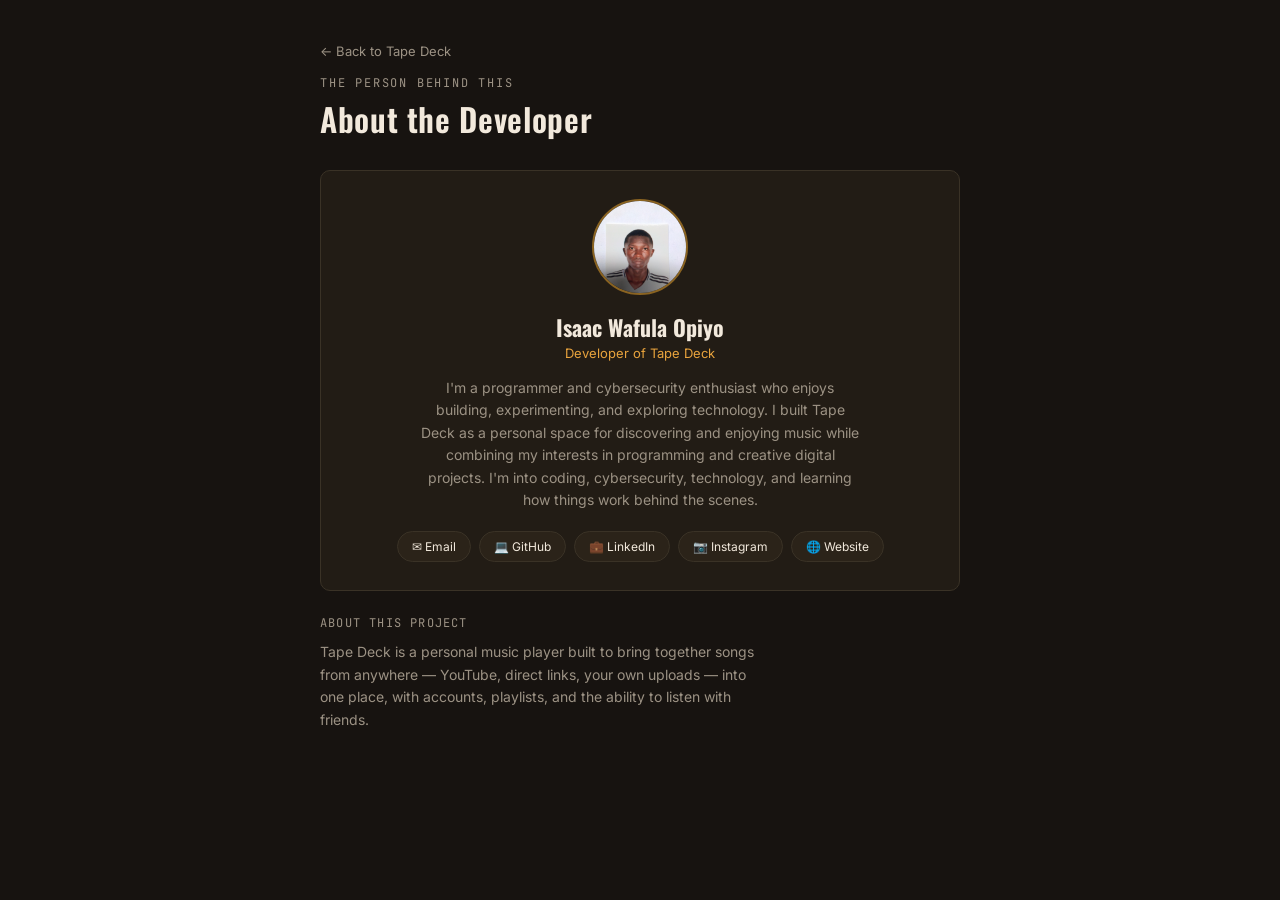
<file: about.html>
<!DOCTYPE html>
<html lang="en">
<head>
<meta charset="UTF-8">
<meta name="viewport" content="width=device-width, initial-scale=1.0">
<meta name="theme-color" content="#171310">
<link rel="manifest" href="manifest.json">
<link rel="icon" href="icons/icon-192.png">
<title>Tape Deck — About the Developer</title>
<link rel="preconnect" href="https://fonts.googleapis.com">
<link href="https://fonts.googleapis.com/css2?family=Oswald:wght@400;500;600&family=Inter:wght@400;500;600&family=JetBrains+Mono:wght@500;700&display=swap" rel="stylesheet">
<link rel="stylesheet" href="style.css">
<style>
  .back-link{
    display:inline-block;color:var(--tan);font-size:13px;text-decoration:none;margin-bottom:1rem;
  }
  .back-link:hover{color:var(--cream);}
  .dev-card{
    background:var(--surface);border:1px solid var(--line);border-radius:10px;
    padding:1.75rem;text-align:center;margin-bottom:1.5rem;
  }
  .dev-photo{
    width:96px;height:96px;border-radius:50%;
    background:var(--surface2);border:2px solid var(--amber-dim);
    margin:0 auto 1rem;display:flex;align-items:center;justify-content:center;
    font-family:'JetBrains Mono',monospace;color:var(--tan);font-size:11px;
    overflow:hidden;
  }
  .dev-photo img{width:100%;height:100%;object-fit:cover;}
  .dev-name{font-family:'Oswald',sans-serif;font-size:22px;color:var(--cream);margin:0 0 2px;}
  .dev-role{font-size:13px;color:var(--amber);margin:0 0 1rem;}
  .dev-bio{font-size:14px;color:var(--tan);line-height:1.6;max-width:440px;margin:0 auto 1.25rem;}
  .dev-links{display:flex;justify-content:center;gap:8px;flex-wrap:wrap;}
  .dev-link{
    display:flex;align-items:center;gap:6px;
    background:var(--surface2);border:1px solid var(--line);border-radius:20px;
    padding:7px 14px;color:var(--cream);font-size:12px;text-decoration:none;
  }
  .dev-link:hover{border-color:var(--amber-dim);color:var(--amber);}

  .fill-note{
    background:var(--surface2);border:1px dashed var(--line);border-radius:8px;
    padding:12px 14px;font-size:12px;color:var(--tan);margin-bottom:1.5rem;
  }
  .fill-note code{color:var(--amber);}
</style>
</head>
<body>
<div class="wrap">
  <a class="back-link" href="index.html">&#8592; Back to Tape Deck</a>
  <p class="eyebrow">The person behind this</p>
  <h1>About the Developer</h1>

 
  <div class="dev-card">
    <!-- EDIT: replace the div below with <img src="your-photo.jpg" alt="Your name"> if you have a photo -->
    <div class="dev-photo" id="devPhoto"><img src="myphoto.jpg" alt="Your name"></div>

    <!-- EDIT: your name -->
    <h2 class="dev-name" id="devName">Isaac Wafula Opiyo</h2>

    <!-- EDIT: your role/title -->
    <p class="dev-role" id="devRole">Developer of Tape Deck</p>

    <!-- EDIT: a short bio, a few sentences about you -->
    <p class="dev-bio" id="devBio">
      I'm a programmer and cybersecurity enthusiast who enjoys building, experimenting, and exploring technology. I built Tape Deck as a personal space for discovering and enjoying music while combining my interests in programming and creative digital projects. I'm into coding, cybersecurity, technology, and learning how things work behind the scenes.

    </p>

    <div class="dev-links">
      <!-- EDIT: fill in the href for each link you want to keep, delete any you don't want -->
      <a class="dev-link" href="mailto:isaacwafulaopiyo@gmail.com">&#9993; Email</a>
      <a class="dev-link" href="#" id="githubLink">&#128187; GitHub</a>
      <a class="dev-link" href="#" id="linkedinLink">&#128188; LinkedIn</a>
      <a class="dev-link" href="#" id="instagramLink">&#128247; Instagram</a>
      <a class="dev-link" href="#" id="websiteLink">&#127760; Website</a>
    </div>
  </div>

  <p class="queue-label">About this project</p>
  <p class="dev-bio" style="margin:0 0 1.5rem;">
    Tape Deck is a personal music player built to bring together songs from anywhere —
    YouTube, direct links, your own uploads — into one place, with accounts, playlists,
    and the ability to listen with friends.
  </p>
</div>
</body>
</html>
</file>
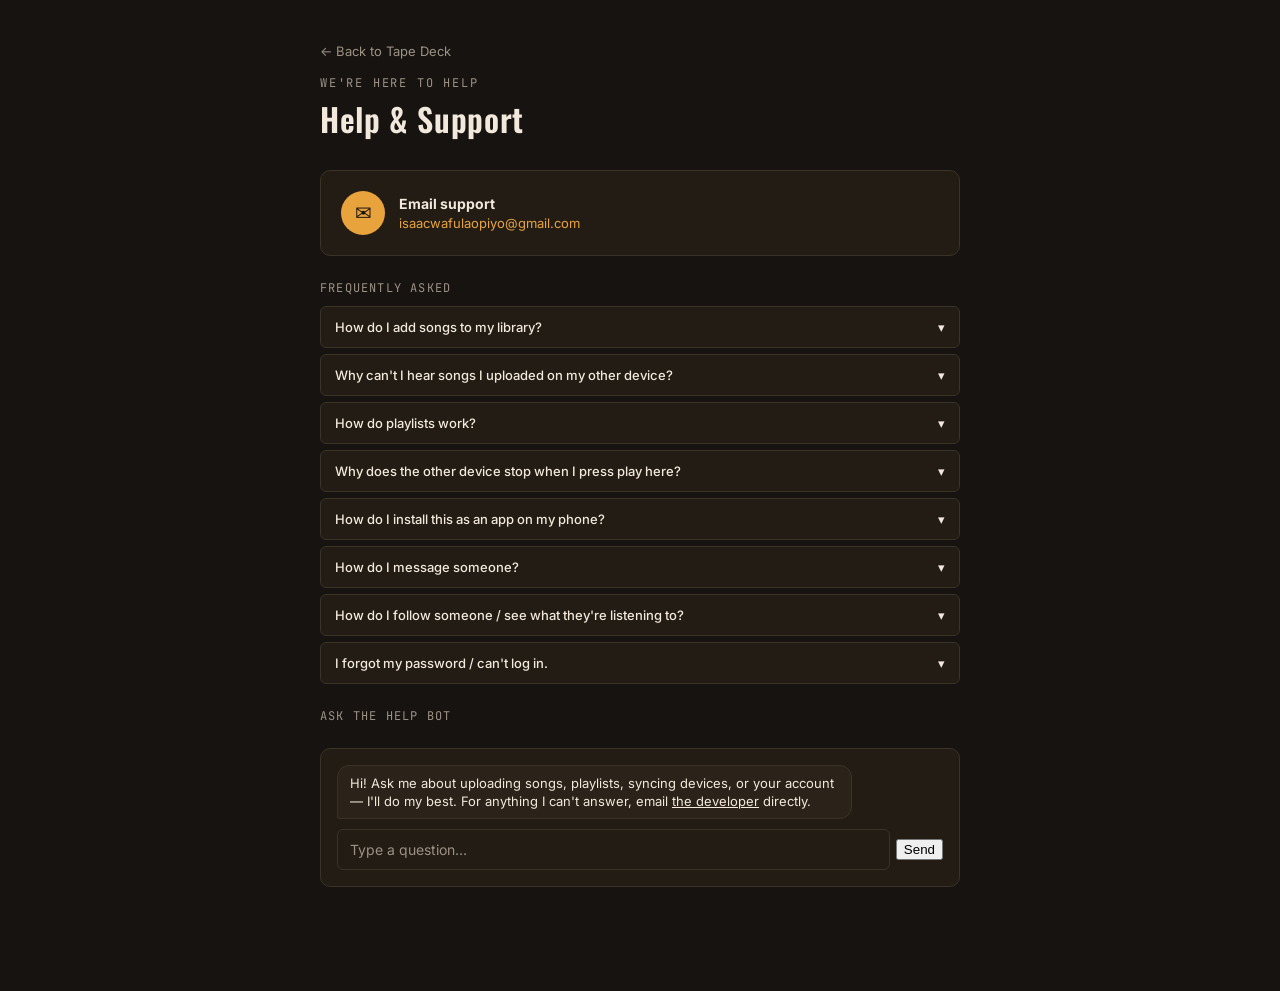
<file: help.html>
<!DOCTYPE html>
<html lang="en">
<head>
<meta charset="UTF-8">
<meta name="viewport" content="width=device-width, initial-scale=1.0">
<meta name="theme-color" content="#171310">
<link rel="manifest" href="manifest.json">
<link rel="icon" href="icons/icon-192.png">
<title>Tape Deck — Help</title>
<link rel="preconnect" href="https://fonts.googleapis.com">
<link href="https://fonts.googleapis.com/css2?family=Oswald:wght@400;500;600&family=Inter:wght@400;500;600&family=JetBrains+Mono:wght@500;700&display=swap" rel="stylesheet">
<link rel="stylesheet" href="style.css">
<style>
  .back-link{
    display:inline-block;color:var(--tan);font-size:13px;text-decoration:none;margin-bottom:1rem;
  }
  .back-link:hover{color:var(--cream);}
  .contact-card{
    background:var(--surface);border:1px solid var(--line);border-radius:10px;
    padding:1.25rem;margin-bottom:1.5rem;display:flex;align-items:center;gap:14px;
  }
  .contact-icon{
    width:44px;height:44px;border-radius:50%;background:var(--amber);color:#171310;
    display:flex;align-items:center;justify-content:center;font-size:20px;flex-shrink:0;
  }
  .contact-info strong{display:block;font-size:14px;color:var(--cream);}
  .contact-info a{color:var(--amber);font-size:13px;text-decoration:none;}
  .contact-info a:hover{text-decoration:underline;}

  .faq-item{border:1px solid var(--line);border-radius:6px;margin-bottom:6px;overflow:hidden;background:var(--surface);}
  .faq-question{
    width:100%;text-align:left;background:transparent;border:none;color:var(--cream);
    font-family:'Inter',sans-serif;font-size:13px;font-weight:500;padding:12px 14px;
    cursor:pointer;display:flex;justify-content:space-between;align-items:center;
  }
  .faq-question:hover{color:var(--amber);}
  .faq-answer{
    display:none;padding:0 14px 14px;font-size:13px;color:var(--tan);line-height:1.5;
  }
  .faq-item.open .faq-answer{display:block;}
  .faq-item.open .faq-question{color:var(--amber);}

  .chat-widget{
    background:var(--surface);border:1px solid var(--line);border-radius:10px;
    padding:1rem;margin-top:1.5rem;
  }
  .bot-messages{
    max-height:280px;overflow-y:auto;margin-bottom:10px;display:flex;flex-direction:column;gap:8px;
  }
  .bot-bubble{
    max-width:85%;padding:8px 12px;border-radius:12px;font-size:13px;line-height:1.4;
  }
  .bot-bubble.user{background:var(--amber);color:#171310;align-self:flex-end;border-bottom-right-radius:2px;}
  .bot-bubble.bot{background:var(--surface2);color:var(--cream);border:1px solid var(--line);align-self:flex-start;border-bottom-left-radius:2px;}
</style>
</head>
<body>
<div class="wrap">
  <a class="back-link" href="index.html">&#8592; Back to Tape Deck</a>
  <p class="eyebrow">We're here to help</p>
  <h1>Help &amp; Support</h1>

  <div class="contact-card">
    <span class="contact-icon">&#9993;</span>
    <span class="contact-info">
      <strong>Email support</strong>
      <a href="mailto:isaacwafulaopiyo@gmail.com">isaacwafulaopiyo@gmail.com</a>
    </span>
  </div>

  <p class="queue-label">Frequently asked</p>
  <div id="faqList"></div>

  <p class="queue-label" style="margin-top:1.5rem;">Ask the help bot</p>
  <div class="chat-widget">
    <div class="bot-messages" id="botMessages">
      <div class="bot-bubble bot">Hi! Ask me about uploading songs, playlists, syncing devices, or your account — I'll do my best. For anything I can't answer, email <a href="mailto:isaacwafulaopiyo@gmail.com" style="color:inherit;">the developer</a> directly.</div>
    </div>
    <div class="chat-input-row">
      <input type="text" id="botInput" placeholder="Type a question…" />
      <button id="botSendBtn">Send</button>
    </div>
  </div>
</div>

<script>
  const FAQ = [
    { q: 'How do I add songs to my library?', a: 'Paste a YouTube link or a direct audio file URL into the box on the main page, or tap "Upload songs from your device" to add files from your phone or computer.' },
    { q: 'Why can\'t I hear songs I uploaded on my other device?', a: 'Uploaded files only play on the device you uploaded them from — that\'s a browser limitation. For a song to follow you across devices, host it somewhere with a shareable link (like Google Drive, Dropbox, or cloud storage) and paste that link in instead.' },
    { q: 'How do playlists work?', a: 'Go to the Playlists tab, create one by name, then use the "Add to…" dropdown next to any song in your Library to add it in.' },
    { q: 'Why does the other device stop when I press play here?', a: 'Tape Deck only lets one of your devices play at a time, just like Spotify — starting playback on one device automatically pauses the others signed into the same account.' },
    { q: 'How do I install this as an app on my phone?', a: 'Open the site in Chrome and look for the install banner or the install icon in the address bar. On iPhone, use Share → Add to Home Screen in Safari.' },
    { q: 'How do I message someone?', a: 'Go to the People tab, find someone, and tap Message — or go straight to the Messages tab if you\'ve messaged them before.' },
    { q: 'How do I follow someone / see what they\'re listening to?', a: 'Tap Follow next to their name in the People tab. Switch the dropdown at the top of that tab to "Following\'s activity feed" to see what they\'ve been playing.' },
    { q: 'I forgot my password / can\'t log in.', a: 'There\'s no self-service password reset built in yet — email the developer and they can help sort out your account.' }
  ];

  const faqList = document.getElementById('faqList');
  FAQ.forEach(item => {
    const div = document.createElement('div');
    div.className = 'faq-item';
    div.innerHTML = `<button class="faq-question">${item.q}<span>&#9662;</span></button><div class="faq-answer">${item.a}</div>`;
    div.querySelector('.faq-question').onclick = () => div.classList.toggle('open');
    faqList.appendChild(div);
  });

  function findAnswer(question){
    const q = question.toLowerCase();
    let best = null, bestScore = 0;
    FAQ.forEach(item => {
      const words = item.q.toLowerCase().split(/\W+/).filter(w => w.length > 3);
      const score = words.filter(w => q.includes(w)).length;
      if(score > bestScore){ bestScore = score; best = item; }
    });
    return bestScore > 0 ? best.a : null;
  }

  function addBubble(text, who){
    const box = document.getElementById('botMessages');
    const b = document.createElement('div');
    b.className = 'bot-bubble ' + who;
    b.textContent = text;
    box.appendChild(b);
    box.scrollTop = box.scrollHeight;
  }

  function askBot(){
    const input = document.getElementById('botInput');
    const question = input.value.trim();
    if(!question) return;
    addBubble(question, 'user');
    input.value = '';
    const answer = findAnswer(question);
    setTimeout(() => {
      addBubble(answer || 'I\'m not sure about that one — try rephrasing, check the FAQ above, or email isaacwafulaopiyo@gmail.com and the developer can help directly.', 'bot');
    }, 300);
  }

  document.getElementById('botSendBtn').onclick = askBot;
  document.getElementById('botInput').addEventListener('keydown', (e) => {
    if(e.key === 'Enter') askBot();
  });
</script>
</body>
</html>
</file>
<file: style.css>
:root{
  --bg:#171310;
  --surface:#221c15;
  --surface2:#2b2319;
  --amber:#E8A33D;
  --amber-dim:#8a6321;
  --red:#C1443B;
  --cream:#F2E9DC;
  --tan:#9C9284;
  --line:#3a3226;
}
*{box-sizing:border-box;}
button, .queue-item, .tab-btn, .person-btn, .playlist-chip, .conversation-row, .mini-btn, .ctrl-btn{
  transition: border-color 0.15s ease, background-color 0.15s ease, color 0.15s ease, transform 0.1s ease;
}
.ctrl-btn.play:active{transform:scale(0.94);}
body{
  margin:0;
  background:var(--bg);
  color:var(--cream);
  font-family:'Inter',sans-serif;
  min-height:100vh;
  padding:2.5rem 1rem 6.5rem;
  display:flex;
  justify-content:center;
}
.wrap{width:100%;max-width:640px;}
.eyebrow{
  font-family:'JetBrains Mono',monospace;
  font-size:12px;
  letter-spacing:0.15em;
  color:var(--tan);
  text-transform:uppercase;
  margin:0 0 4px;
}
h1{
  font-family:'Oswald',sans-serif;
  font-weight:600;
  letter-spacing:0.02em;
  font-size:32px;
  margin:0 0 1.75rem;
  color:var(--cream);
}

/* deck */
.now-playing-view{
  position:relative;
  background:var(--surface);
  border:1px solid var(--line);
  border-radius:10px;
  padding:2rem 1.25rem 1.5rem;
  margin-bottom:1.5rem;
}
.now-playing-view .cassette{
  width:100%;
  max-width:420px;
  margin:0 auto;
}
.fullscreen-close{
  position:absolute;
  top:16px;left:50%;
  transform:translateX(-50%);
  background:var(--surface);
  border:1px solid var(--line);
  color:var(--tan);
  width:44px;height:30px;
  border-radius:16px;
  font-size:18px;
  cursor:pointer;
  z-index:1;
}
.fullscreen-close:hover{color:var(--cream);border-color:var(--amber-dim);}
.home-section{margin-bottom:0;}
.cassette{
  background:var(--surface2);
  border:1px solid var(--line);
  border-radius:8px;
  padding:1.25rem 1.25rem 1rem;
  position:relative;
  overflow:hidden;
}
.reels{
  display:flex;
  justify-content:space-between;
  align-items:center;
  padding:0 1.5rem;
  margin-bottom:0.75rem;
}
.reel{width:64px;height:64px;}
.reel .hub{transform-origin:32px 32px;transition:none;}
.reel.spin .hub{animation:spin 2.2s linear infinite;}
@keyframes spin{from{transform:rotate(0deg);}to{transform:rotate(360deg);}}

.now-title{
  font-family:'Oswald',sans-serif;
  font-size:18px;
  font-weight:500;
  text-align:center;
  color:var(--cream);
  white-space:nowrap;
  overflow:hidden;
  text-overflow:ellipsis;
  margin:0 0 2px;
}
.now-sub{
  font-family:'JetBrains Mono',monospace;
  font-size:11px;
  text-align:center;
  color:var(--tan);
  text-transform:uppercase;
  letter-spacing:0.08em;
  margin:0 0 1rem;
}

.counter-row{
  display:flex;
  justify-content:center;
  margin-bottom:1rem;
}
.progress-row{
  display:flex;
  align-items:center;
  gap:8px;
  margin-bottom:0.75rem;
}
.time-label{
  font-family:'JetBrains Mono',monospace;
  font-size:11px;
  color:var(--tan);
  flex-shrink:0;
  width:38px;
}
.time-label:last-child{text-align:right;}
.progress-row input[type=range]{
  flex:1;
  accent-color:var(--amber);
}
.counter{
  background:#100d0a;
  border:1px solid var(--line);
  border-radius:4px;
  padding:6px 14px;
  font-family:'JetBrains Mono',monospace;
  font-size:15px;
  font-weight:700;
  color:var(--amber);
  letter-spacing:0.12em;
}
.counter .slash{color:var(--tan);margin:0 2px;}

.controls{
  display:flex;
  justify-content:center;
  gap:10px;
  margin-bottom:0.75rem;
}
.ctrl-btn{
  background:transparent;
  border:1px solid var(--line);
  color:var(--cream);
  width:44px;height:44px;
  border-radius:50%;
  font-size:16px;
  cursor:pointer;
  display:flex;align-items:center;justify-content:center;
}
.ctrl-btn:hover{border-color:var(--amber-dim);}
.ctrl-btn.play{
  width:52px;height:52px;
  background:var(--amber);
  color:#171310;
  border:none;
  font-size:18px;
}
.ctrl-btn.play:hover{background:#f0b354;}
.ctrl-btn:disabled{opacity:0.35;cursor:not-allowed;}

.controls-secondary{
  display:flex;
  align-items:center;
  justify-content:center;
  gap:8px;
  flex-wrap:wrap;
  margin-bottom:0.25rem;
}
.mini-btn{
  background:transparent;
  border:1px solid var(--line);
  color:var(--tan);
  font-family:'Inter',sans-serif;
  font-size:12px;
  font-weight:500;
  padding:6px 12px;
  border-radius:20px;
  cursor:pointer;
}
.mini-btn:hover{border-color:var(--amber-dim);color:var(--cream);}
.mini-btn.active{border-color:var(--amber);color:var(--amber);background:rgba(232,163,61,0.08);}
.volume-row{display:flex;align-items:center;gap:6px;}
.vol-icon{font-size:13px;color:var(--tan);}
.volume-row input[type=range]{width:80px;accent-color:var(--amber);}

#ytHolder{display:none;}
#ytHolder iframe{width:100%;aspect-ratio:16/9;border:0;border-radius:6px;margin-top:1rem;}
#genericHolder{display:none;margin-top:1rem;}
#genericHolder iframe{width:100%;height:160px;border:0;border-radius:6px;}
audio{width:100%;margin-top:1rem;}

/* add track */
.add-row{display:flex;gap:8px;margin-bottom:1.75rem;}
.add-row input{
  flex:1;
  background:var(--surface);
  border:1px solid var(--line);
  border-radius:6px;
  padding:11px 12px;
  color:var(--cream);
  font-family:'Inter',sans-serif;
  font-size:14px;
}
.add-row input::placeholder{color:var(--tan);}
.add-row input:focus{outline:none;border-color:var(--amber-dim);}
.add-row button{
  background:var(--amber);
  border:none;
  color:#171310;
  font-family:'Inter',sans-serif;
  font-weight:600;
  font-size:14px;
  padding:0 18px;
  border-radius:6px;
  cursor:pointer;
}
.add-row button:hover{background:#f0b354;}
.upload-row{margin-bottom:0.5rem;}
.upload-btn{
  display:flex;
  align-items:center;
  justify-content:center;
  gap:8px;
  width:100%;
  border:1px dashed var(--line);
  border-radius:6px;
  padding:12px;
  color:var(--tan);
  font-family:'Inter',sans-serif;
  font-size:14px;
  font-weight:500;
  cursor:pointer;
}
.upload-btn:hover{border-color:var(--amber-dim);color:var(--cream);}
.upload-icon{
  width:22px;height:22px;
  border-radius:50%;
  border:1px solid currentColor;
  display:flex;align-items:center;justify-content:center;
  font-size:13px;
  flex-shrink:0;
}
.hint{font-size:12px;color:var(--tan);margin:0.75rem 0 1.75rem;}

/* home dashboard */
.home-dashboard{
  display:grid;
  grid-template-columns:1fr;
  gap:12px;
  margin-bottom:1.5rem;
}
.dashboard-card{
  background:var(--surface);
  border:1px solid var(--line);
  border-radius:10px;
  padding:14px;
}
.dashboard-heading{
  font-family:'JetBrains Mono',monospace;
  font-size:11px;
  text-transform:uppercase;
  letter-spacing:0.06em;
  color:var(--amber);
  margin:0 0 10px;
}
.dashboard-grid{
  display:grid;
  grid-template-columns:repeat(auto-fill, minmax(96px, 1fr));
  gap:8px;
}
.dashboard-tile{
  background:var(--surface2);
  border:1px solid var(--line);
  border-radius:8px;
  padding:10px 8px;
  cursor:pointer;
  text-align:center;
}
.dashboard-tile:hover{border-color:var(--amber-dim);}
.dashboard-tile-icon{font-size:18px;margin-bottom:4px;}
.dashboard-tile-title{
  font-size:11px;
  color:var(--cream);
  white-space:nowrap;
  overflow:hidden;
  text-overflow:ellipsis;
}
.dashboard-empty{
  grid-column:1/-1;
  font-size:12px;
  color:var(--tan);
  text-align:center;
  padding:0.5rem 0;
}

.library-hidden-note{
  background:var(--surface);
  border:1px dashed var(--line);
  border-radius:10px;
  padding:2rem 1.25rem;
  text-align:center;
}
.library-hidden-icon{font-size:24px;display:block;margin-bottom:10px;}
.library-hidden-note p{color:var(--tan);font-size:13px;margin:0 0 14px;}

/* tabs */
.tabs{
  display:flex;
  gap:6px;
  margin-bottom:1rem;
  overflow-x:auto;
  padding-bottom:2px;
}
.tab-btn{
  background:transparent;
  border:1px solid var(--line);
  color:var(--tan);
  font-family:'Inter',sans-serif;
  font-size:13px;
  font-weight:500;
  padding:8px 14px;
  border-radius:20px;
  cursor:pointer;
  white-space:nowrap;
  flex-shrink:0;
}
.tab-btn:hover{border-color:var(--amber-dim);color:var(--cream);}
.tab-btn.active{background:var(--amber);border-color:var(--amber);color:#171310;}

.panel{margin-bottom:1.5rem;}

.toggle-row{
  display:flex;
  align-items:center;
  gap:8px;
  font-size:13px;
  color:var(--tan);
  margin-bottom:0.75rem;
  cursor:pointer;
}
.toggle-row input{accent-color:var(--amber);width:16px;height:16px;flex-shrink:0;}

/* playlists */
.playlist-create-row{display:flex;gap:8px;margin-bottom:0.75rem;}
.playlist-create-row input{
  flex:1;
  background:var(--surface);
  border:1px solid var(--line);
  border-radius:6px;
  padding:9px 12px;
  color:var(--cream);
  font-family:'Inter',sans-serif;
  font-size:13px;
}
.playlist-create-row input::placeholder{color:var(--tan);}
.playlist-create-row button{
  background:var(--amber);
  border:none;
  color:#171310;
  font-weight:600;
  font-size:13px;
  padding:0 16px;
  border-radius:6px;
  cursor:pointer;
}
#playlistChips{display:flex;flex-wrap:wrap;gap:6px;margin-bottom:1rem;}
.playlist-chip{
  display:flex;
  align-items:center;
  gap:6px;
  background:var(--surface);
  border:1px solid var(--line);
  border-radius:20px;
  padding:6px 8px 6px 14px;
  font-size:12px;
  color:var(--tan);
  cursor:pointer;
}
.playlist-chip:hover{border-color:var(--amber-dim);}
.playlist-chip.active{border-color:var(--amber);color:var(--amber);}
.playlist-chip .chip-x{
  background:transparent;
  border:none;
  color:inherit;
  font-size:14px;
  cursor:pointer;
  padding:2px 4px;
}

/* queue / track rows */
.queue-label{
  font-family:'JetBrains Mono',monospace;
  font-size:12px;
  letter-spacing:0.1em;
  text-transform:uppercase;
  color:var(--tan);
  margin:0 0 10px;
}
.queue-item{
  display:flex;
  align-items:center;
  gap:8px;
  padding:10px 12px;
  border:1px solid var(--line);
  border-radius:6px;
  margin-bottom:6px;
  background:var(--surface);
  cursor:pointer;
}
.queue-item:hover{border-color:var(--amber-dim);}
.queue-item.active{border-color:var(--amber);background:var(--surface2);}
.queue-index{
  font-family:'JetBrains Mono',monospace;
  color:var(--tan);
  font-size:13px;
  width:22px;
  flex-shrink:0;
}
.queue-item.active .queue-index{color:var(--amber);}
.queue-title{
  flex:1;
  font-size:14px;
  white-space:nowrap;
  overflow:hidden;
  text-overflow:ellipsis;
}
.queue-type{
  font-family:'JetBrains Mono',monospace;
  font-size:10px;
  color:var(--tan);
  text-transform:uppercase;
  border:1px solid var(--line);
  border-radius:3px;
  padding:2px 6px;
  flex-shrink:0;
}
.playlist-select{
  background:var(--surface2);
  border:1px solid var(--line);
  color:var(--tan);
  font-size:11px;
  border-radius:4px;
  padding:4px 6px;
  flex-shrink:0;
  max-width:92px;
}
.remove-btn{
  background:transparent;
  border:none;
  color:var(--tan);
  font-size:16px;
  cursor:pointer;
  padding:2px 4px;
  flex-shrink:0;
}
.remove-btn:hover{color:var(--red);}
.download-btn{
  background:transparent;
  border:none;
  color:var(--tan);
  font-size:15px;
  cursor:pointer;
  padding:2px 6px;
  flex-shrink:0;
  text-decoration:none;
  display:flex;
  align-items:center;
}
.download-btn:hover{color:var(--amber);}
.offline-btn{
  background:transparent;
  border:none;
  color:var(--tan);
  font-size:14px;
  cursor:pointer;
  padding:2px 6px;
  flex-shrink:0;
}
.offline-btn:hover{color:var(--amber);}
.offline-btn.saved{color:var(--amber);}

.alpha-nav{
  display:flex;
  flex-wrap:wrap;
  gap:4px;
  margin-bottom:10px;
}
.alpha-btn{
  background:var(--surface);
  border:1px solid var(--line);
  color:var(--tan);
  font-family:'JetBrains Mono',monospace;
  font-size:11px;
  font-weight:700;
  width:26px;height:26px;
  border-radius:5px;
  cursor:pointer;
}
.alpha-btn:hover{border-color:var(--amber-dim);color:var(--amber);}
.alpha-header{
  font-family:'JetBrains Mono',monospace;
  font-size:12px;
  font-weight:700;
  color:var(--amber);
  padding:6px 4px 4px;
  position:sticky;
  top:0;
  background:var(--bg);
  z-index:2;
}

.toast{
  position:fixed;
  left:50%;
  bottom:24px;
  transform:translateX(-50%) translateY(20px);
  background:var(--amber);
  color:#171310;
  font-family:'Inter',sans-serif;
  font-weight:600;
  font-size:13px;
  padding:10px 18px;
  border-radius:8px;
  box-shadow:0 4px 16px rgba(0,0,0,0.4);
  z-index:500;
  opacity:0;
  pointer-events:none;
  transition:opacity 0.25s ease, transform 0.25s ease;
  max-width:90vw;
  text-align:center;
}
.toast.show{
  opacity:1;
  transform:translateX(-50%) translateY(0);
}

/* install banner (login.html only) */
.install-banner{
  display:none;
  align-items:center;
  gap:12px;
  background:linear-gradient(135deg, var(--surface2), var(--surface));
  border:1.5px solid var(--amber);
  border-radius:12px;
  padding:14px 16px;
  margin-bottom:1.25rem;
  box-shadow:0 0 0 4px rgba(232,163,61,0.08), 0 6px 20px rgba(0,0,0,0.35);
  animation: bannerPop 0.35s ease;
}
@keyframes bannerPop{
  from{ opacity:0; transform:translateY(-8px); }
  to{ opacity:1; transform:translateY(0); }
}
.install-banner.show{display:flex;}
.install-icon{
  width:42px;height:42px;
  border-radius:10px;
  background:var(--amber);
  color:#171310;
  display:flex;align-items:center;justify-content:center;
  font-size:20px;
  flex-shrink:0;
  animation: iconPulse 2s ease-in-out infinite;
}
@keyframes iconPulse{
  0%, 100% { transform: scale(1); }
  50% { transform: scale(1.08); }
}
.install-text{flex:1;}
.install-text strong{display:block;font-size:14px;color:var(--cream);margin-bottom:2px;}
.install-text span{font-size:12px;color:var(--tan);}
.install-btn{
  background:var(--amber);
  border:none;
  color:#171310;
  font-weight:700;
  font-size:13px;
  padding:9px 16px;
  border-radius:6px;
  cursor:pointer;
  flex-shrink:0;
  white-space:nowrap;
}
.install-btn:hover{background:#f0b354;}
.install-dismiss{
  background:transparent;
  border:none;
  color:var(--tan);
  font-size:16px;
  cursor:pointer;
  padding:0 2px;
  flex-shrink:0;
}
.empty{
  color:var(--tan);
  font-size:14px;
  padding:1.5rem 0;
  text-align:center;
  border:1px dashed var(--line);
  border-radius:6px;
}
.sync-note{
  font-size:11px;
  color:var(--tan);
  text-align:center;
  margin:8px 0 0;
}

@media (min-width: 640px){
  .home-dashboard{grid-template-columns:1fr 1fr 1fr;}
}

@media (max-width: 480px){
  body{padding:2rem 0.75rem 6rem;}
  h1{font-size:26px;margin-bottom:2.25rem;}
  .top-row{margin-bottom:2rem;}
  .now-playing-view{padding:1.5rem 1rem;}
  .cassette{padding:1rem 0.75rem 0.75rem;}
  .reels{padding:0 0.5rem;}
  .reel{width:48px;height:48px;}
  .now-title{font-size:16px;}
  .ctrl-btn{width:40px;height:40px;font-size:14px;}
  .ctrl-btn.play{width:48px;height:48px;font-size:16px;}
  .add-row{flex-direction:column;}
  .add-row button{padding:11px;}
  .playlist-create-row{flex-direction:column;}
  .volume-row input[type=range]{width:56px;}
  .queue-title{font-size:13px;}
  .playlist-select{max-width:76px;font-size:10px;}
}

/* header / profile menu */
.top-row{
  display:flex;
  justify-content:space-between;
  align-items:flex-start;
  margin-bottom:1.5rem;
  gap:10px;
}
.profile-menu{position:relative;flex-shrink:0;}
.profile-btn{
  display:flex;
  align-items:center;
  gap:6px;
  background:var(--surface);
  border:1px solid var(--line);
  border-radius:20px;
  padding:7px 12px;
  color:var(--cream);
  font-family:'Inter',sans-serif;
  font-size:13px;
  cursor:pointer;
}
.profile-btn:hover{border-color:var(--amber-dim);}
.online-dot{width:8px;height:8px;border-radius:50%;background:var(--amber);flex-shrink:0;}
.chevron{color:var(--tan);font-size:10px;}
.profile-dropdown{
  display:none;
  position:absolute;
  right:0;
  top:calc(100% + 6px);
  background:var(--surface);
  border:1px solid var(--line);
  border-radius:8px;
  min-width:200px;
  max-height:70vh;
  overflow-y:auto;
  overflow-x:hidden;
  z-index:10;
}
.profile-dropdown.open{display:block;}
.dropdown-item{
  display:block;
  width:100%;
  text-align:left;
  background:transparent;
  border:none;
  border-bottom:1px solid var(--line);
  color:var(--cream);
  font-family:'Inter',sans-serif;
  font-size:13px;
  padding:10px 14px;
  cursor:pointer;
  text-decoration:none;
}
.dropdown-item:last-child{border-bottom:none;}
.dropdown-item:hover{background:var(--surface2);}

/* people list */
.person-row{
  display:flex;
  align-items:center;
  gap:10px;
  padding:10px 12px;
  border:1px solid var(--line);
  border-radius:6px;
  margin-bottom:6px;
  background:var(--surface);
}
.person-dot{width:8px;height:8px;border-radius:50%;background:var(--line);flex-shrink:0;}
.person-dot.online{background:var(--amber);}
.person-name{flex:1;font-size:14px;}
.person-btn{
  background:transparent;
  border:1px solid var(--line);
  color:var(--tan);
  font-size:12px;
  padding:5px 12px;
  border-radius:16px;
  cursor:pointer;
}
.person-btn:hover{border-color:var(--amber-dim);color:var(--cream);}
.person-btn.following{border-color:var(--amber);color:var(--amber);}
.unread-badge{
  background:var(--red);
  color:#fff;
  font-size:10px;
  font-weight:700;
  padding:3px 8px;
  border-radius:10px;
  text-transform:uppercase;
  letter-spacing:0.03em;
  flex-shrink:0;
}

/* mini player */
.mini-player{
  position:fixed;
  left:0;right:0;
  bottom:64px;
  z-index:150;
  display:flex;
  flex-direction:column;
  background:var(--surface2);
  border-top:1px solid var(--line);
  animation: bannerPop 0.25s ease;
}
.mini-seek-bar{
  width:100%;
  -webkit-appearance:none;
  appearance:none;
  height:3px;
  background:var(--line);
  accent-color:var(--amber);
  cursor:pointer;
  margin:0;
  display:block;
}
.mini-seek-bar::-webkit-slider-thumb{
  -webkit-appearance:none;
  appearance:none;
  width:0;height:0;
}
.mini-player-row{
  display:flex;
  align-items:center;
  gap:10px;
  padding:8px 14px;
  cursor:pointer;
}
.mini-player-avatar{
  width:32px;height:32px;
  border-radius:6px;
  background:var(--amber-dim);
  color:var(--cream);
  display:flex;align-items:center;justify-content:center;
  font-size:14px;
  flex-shrink:0;
}
.mini-player-title{
  flex:1;
  font-size:13px;
  color:var(--cream);
  white-space:nowrap;
  overflow:hidden;
  text-overflow:ellipsis;
}
.mini-player-btn{
  background:var(--amber);
  border:none;
  color:#171310;
  width:32px;height:32px;
  border-radius:50%;
  font-size:13px;
  cursor:pointer;
  flex-shrink:0;
  display:flex;align-items:center;justify-content:center;
}

/* bottom nav */
.bottom-nav{
  position:fixed;
  left:0;right:0;
  bottom:0;
  z-index:150;
  display:flex;
  justify-content:space-around;
  align-items:center;
  background:var(--surface);
  border-top:1px solid var(--line);
  padding:6px 4px calc(6px + env(safe-area-inset-bottom, 0px));
}
.bottom-nav-btn{
  background:transparent;
  border:none;
  color:var(--tan);
  display:flex;
  flex-direction:column;
  align-items:center;
  gap:2px;
  padding:6px 10px;
  cursor:pointer;
  flex:1;
}
.bottom-nav-btn.active{color:var(--amber);}
.bottom-nav-icon{font-size:18px;position:relative;}
.bottom-nav-icon .tab-dot{position:absolute;top:-2px;right:-6px;}
.bottom-nav-label{font-size:10px;font-family:'Inter',sans-serif;}
.bottom-nav-plus{flex:0 0 auto;}
.bottom-nav-plus-icon{
  width:40px;height:40px;
  border-radius:50%;
  background:var(--amber);
  color:#171310;
  display:flex;align-items:center;justify-content:center;
  font-size:22px;
  font-weight:700;
  margin-top:-14px;
  box-shadow:0 2px 10px rgba(0,0,0,0.4);
}

/* messages */
.conversation-row{
  display:flex;
  align-items:center;
  gap:10px;
  padding:10px 12px;
  border:1px solid var(--line);
  border-radius:6px;
  margin-bottom:6px;
  background:var(--surface);
  cursor:pointer;
}
.conversation-row:hover{border-color:var(--amber-dim);}
#chatMessages{
  max-height:320px;
  overflow-y:auto;
  border:1px solid var(--line);
  border-radius:6px;
  padding:10px;
  margin:10px 0;
  background:var(--surface);
}
.chat-bubble{
  max-width:75%;
  padding:8px 12px;
  border-radius:12px;
  font-size:13px;
  margin-bottom:8px;
  line-height:1.4;
}
.chat-bubble.mine{
  background:var(--amber);
  color:#171310;
  margin-left:auto;
  border-bottom-right-radius:2px;
}
.chat-bubble.theirs{
  background:var(--surface2);
  color:var(--cream);
  border:1px solid var(--line);
  border-bottom-left-radius:2px;
}
.chat-bubble img{max-width:100%;border-radius:8px;display:block;}
.chat-bubble.sticker{background:transparent;border:none;font-size:36px;padding:0;}

/* unread dot */
.tab-dot{
  display:inline-block;
  width:8px;height:8px;
  border-radius:50%;
  background:var(--red);
  margin-left:6px;
  vertical-align:middle;
}

/* collapsible library */
.library-toggle{
  width:100%;
  background:var(--surface);
  border:1px dashed var(--line);
  border-radius:6px;
  color:var(--tan);
  font-family:'Inter',sans-serif;
  font-size:13px;
  font-weight:500;
  padding:10px;
  cursor:pointer;
  margin-bottom:0.5rem;
}
.library-toggle:hover{border-color:var(--amber-dim);color:var(--cream);}

/* chat controls */
.sticker-strip{
  display:flex;
  gap:4px;
  overflow-x:auto;
  margin-top:10px;
  padding-bottom:2px;
}
.sticker-btn{
  background:var(--surface);
  border:1px solid var(--line);
  border-radius:6px;
  font-size:18px;
  padding:4px 8px;
  cursor:pointer;
  flex-shrink:0;
}
.sticker-btn:hover{border-color:var(--amber-dim);}
.chat-input-row{display:flex;gap:6px;margin-top:8px;align-items:center;}
.chat-input-row input[type=text]{
  flex:1;
  background:var(--surface);
  border:1px solid var(--line);
  border-radius:6px;
  padding:11px 12px;
  color:var(--cream);
  font-family:'Inter',sans-serif;
  font-size:14px;
}
.chat-input-row input[type=text]::placeholder{color:var(--tan);}
.chat-input-row input[type=text]:focus{outline:none;border-color:var(--amber-dim);}
.chat-input-row button#chatSendBtn{
  background:var(--amber);
  border:none;
  color:#171310;
  font-weight:600;
  font-size:13px;
  padding:0 16px;
  border-radius:6px;
  cursor:pointer;
  height:40px;
}
label.mini-btn{display:flex;align-items:center;justify-content:center;cursor:pointer;}
.emoji-picker{
  display:flex;
  flex-wrap:wrap;
  gap:4px;
  background:var(--surface);
  border:1px solid var(--line);
  border-radius:8px;
  padding:8px;
  margin-top:8px;
  max-height:140px;
  overflow-y:auto;
}
.emoji-picker button{
  background:transparent;
  border:none;
  font-size:18px;
  padding:4px;
  cursor:pointer;
  border-radius:4px;
}
.emoji-picker button:hover{background:var(--surface2);}

/* avatar circles */
.avatar{
  width:24px;height:24px;
  border-radius:50%;
  background:var(--amber-dim);
  color:var(--cream);
  font-family:'JetBrains Mono',monospace;
  font-size:11px;
  font-weight:700;
  display:flex;align-items:center;justify-content:center;
  flex-shrink:0;
  overflow:hidden;
}
.avatar img{width:100%;height:100%;object-fit:cover;}
.avatar-sm{width:20px;height:20px;font-size:9px;}
.feed-item{
  padding:10px 12px;
  border:1px solid var(--line);
  border-radius:6px;
  margin-bottom:6px;
  background:var(--surface);
  font-size:13px;
  display:flex;
  align-items:center;
  gap:10px;
}
.feed-item .feed-text{flex:1;}
.feed-item .feed-time{color:var(--tan);font-size:11px;flex-shrink:0;}

/* onboarding tour */
.onboarding-overlay{
  position:fixed;inset:0;
  background:rgba(0,0,0,0.55);
  z-index:200;
  display:flex;
  align-items:flex-end;
  justify-content:center;
  padding:0 1rem 1.5rem;
}
.onboarding-card{
  position:relative;
  width:100%;max-width:380px;
  background:var(--surface);
  border:1px solid var(--amber-dim);
  border-radius:12px;
  padding:1.25rem;
  box-shadow:0 8px 30px rgba(0,0,0,0.5);
}
.onboarding-close{
  position:absolute;top:10px;right:12px;
  background:transparent;border:none;color:var(--tan);
  font-size:18px;cursor:pointer;
}
.onboarding-close:hover{color:var(--cream);}
.onboarding-step{
  font-family:'JetBrains Mono',monospace;font-size:11px;
  color:var(--amber);text-transform:uppercase;letter-spacing:0.08em;
  margin:0 0 6px;
}
.onboarding-title{
  font-family:'Oswald',sans-serif;font-size:18px;color:var(--cream);margin:0 0 6px;
}
.onboarding-desc{font-size:13px;color:var(--tan);line-height:1.5;margin:0 0 14px;}
.onboarding-next{
  width:100%;background:var(--amber);border:none;color:#171310;
  font-weight:600;font-size:13px;padding:10px;border-radius:6px;cursor:pointer;
}
.onboarding-next:hover{background:#f0b354;}
.onboarding-highlight{
  position:relative;z-index:201;
  box-shadow:0 0 0 4px rgba(232,163,61,0.5), 0 0 0 9999px rgba(0,0,0,0.55);
  border-radius:8px;
}

.remote-banner{
  display:flex;
  align-items:center;
  gap:8px;
  background:var(--surface2);
  border:1px solid var(--amber-dim);
  border-radius:6px;
  padding:8px 12px;
  font-size:12px;
  color:var(--tan);
  margin:0 0 0.75rem;
  justify-content:center;
  text-align:center;
  flex-wrap:wrap;
  overflow-wrap:anywhere;
  word-break:break-word;
  min-width:0;
}
.remote-banner strong{color:var(--amber);font-weight:600;}
.remote-dot{
  width:7px;height:7px;
  border-radius:50%;
  background:var(--amber);
  flex-shrink:0;
  animation: pulseDot 1.4s ease-in-out infinite;
}
@keyframes pulseDot{
  0%, 100% { opacity: 1; }
  50% { opacity: 0.3; }
}

/* search */
.search-row{display:flex;align-items:center;margin-bottom:0.75rem;}
.search-icon-btn{
  background:var(--surface);
  border:1px solid var(--line);
  color:var(--tan);
  width:38px;height:38px;
  border-radius:50%;
  font-size:15px;
  cursor:pointer;
  display:flex;align-items:center;justify-content:center;
  flex-shrink:0;
}
.search-icon-btn:hover{border-color:var(--amber-dim);color:var(--cream);}
.search-bar{
  display:flex;
  align-items:center;
  gap:8px;
  flex:1;
  margin-left:10px;
  background:var(--surface);
  border:1px solid var(--amber-dim);
  border-radius:20px;
  padding:6px 6px 6px 14px;
}
.search-bar input{
  flex:1;
  background:transparent;
  border:none;
  color:var(--cream);
  font-family:'Inter',sans-serif;
  font-size:14px;
}
.search-bar input::placeholder{color:var(--tan);}
.search-bar input:focus{outline:none;}
.search-close{
  background:transparent;border:none;color:var(--tan);
  font-size:18px;cursor:pointer;padding:2px 8px;flex-shrink:0;
}
.search-close:hover{color:var(--cream);}
.search-results{
  background:var(--surface);
  border:1px solid var(--line);
  border-radius:8px;
  padding:8px;
  margin-bottom:1rem;
  max-height:280px;
  overflow-y:auto;
}

/* announcement banner */
.announcement-banner{
  display:flex;
  justify-content:space-between;
  align-items:flex-start;
  gap:12px;
  background:var(--surface);
  border:1px solid var(--amber-dim);
  border-radius:10px;
  padding:14px;
  margin-bottom:1.25rem;
}
.announcement-banner strong{display:block;color:var(--amber);font-size:14px;margin-bottom:4px;}
.announcement-banner p{margin:0;font-size:13px;color:var(--cream);line-height:1.4;}
</file>
